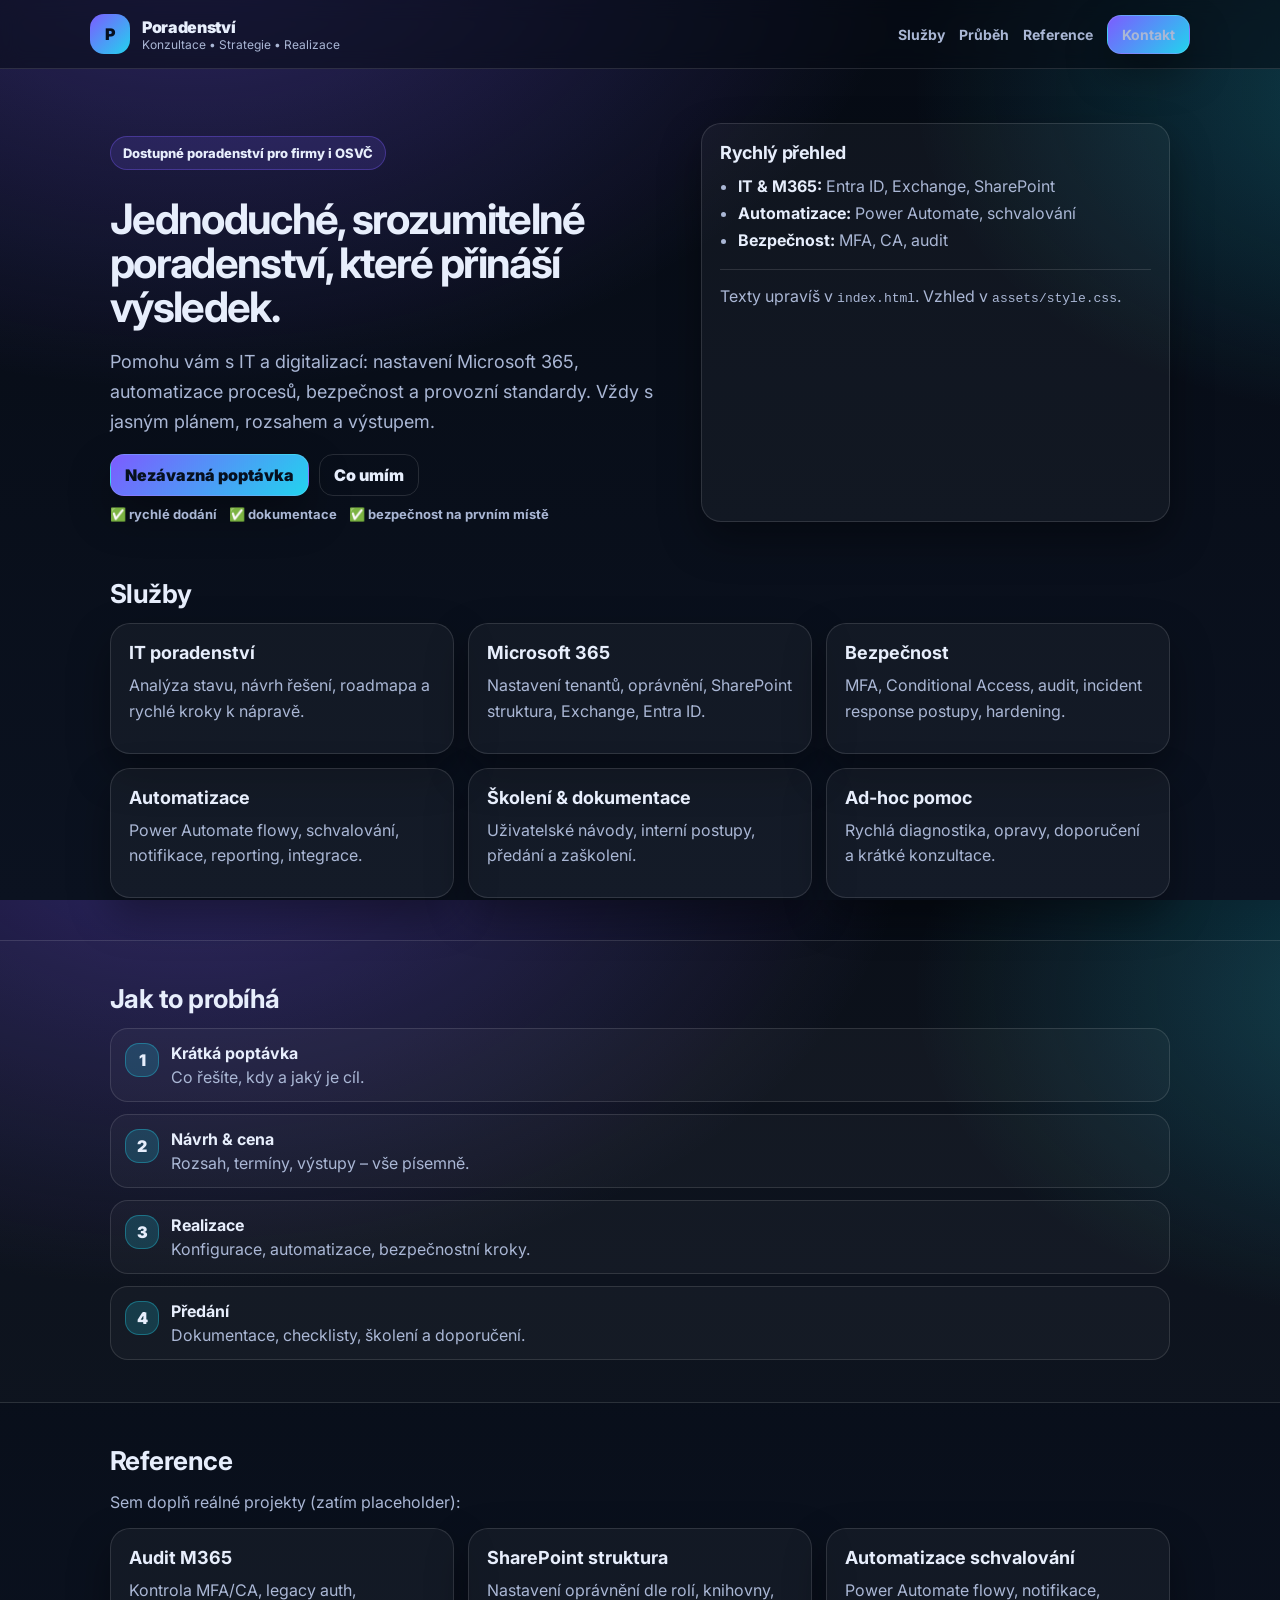
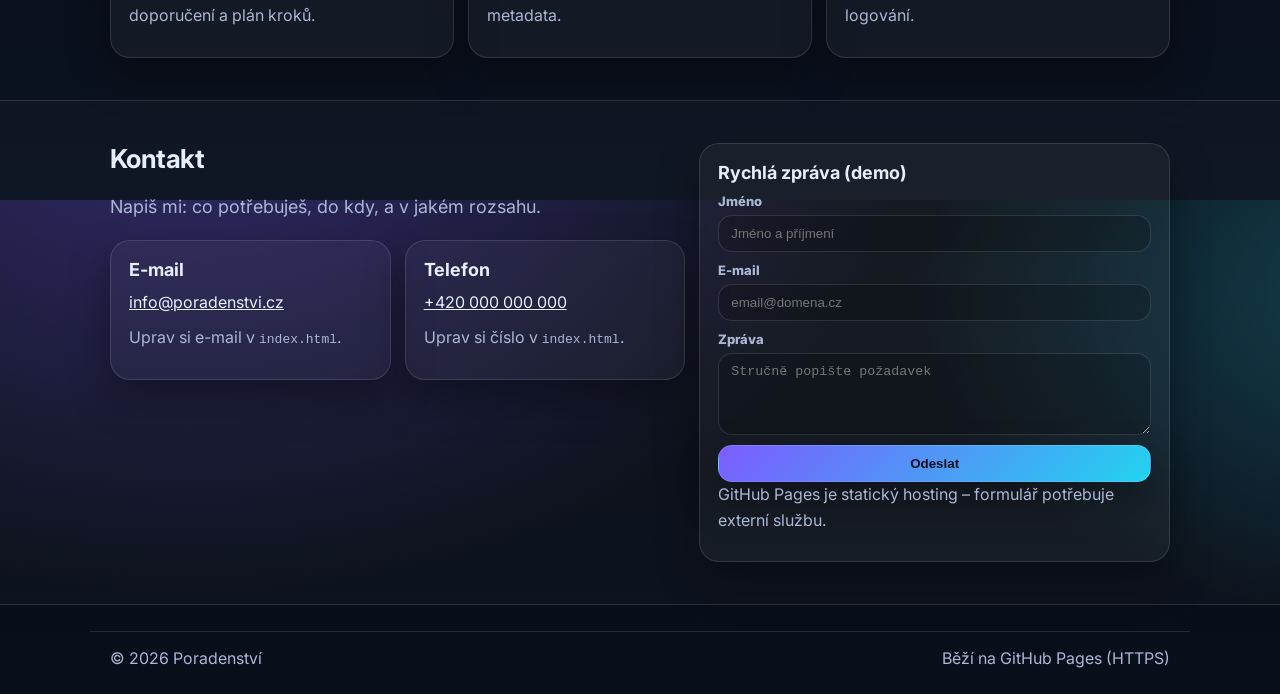
<file: index.html>
<!doctype html>
<html lang="cs">
<head>
  <meta charset="utf-8" />
  <meta name="viewport" content="width=device-width,initial-scale=1" />
  <title>Poradenství | Jednoduché profesionální stránky</title>
  <meta name="description" content="Poradenství a konzultace – IT, procesy, bezpečnost. Jednoduché profesionální stránky." />
  <link rel="preconnect" href="https://fonts.googleapis.com">
  <link rel="preconnect" href="https://fonts.gstatic.com" crossorigin>
  <link href="https://fonts.googleapis.com/css2?family=Inter:wght@400;600;700&display=swap" rel="stylesheet">
  <link rel="stylesheet" href="assets/style.css" />
</head>
<body>
  <header class="top">
    <div class="container nav">
      <div class="brand">
        <div class="logo">P</div>
        <div>
          <div class="name">Poradenství</div>
          <div class="tag">Konzultace • Strategie • Realizace</div>
        </div>
      </div>
      <nav class="links">
        <a href="#sluzby">Služby</a>
        <a href="#prubeh">Průběh</a>
        <a href="#reference">Reference</a>
        <a href="#kontakt" class="btn">Kontakt</a>
      </nav>
    </div>
  </header>

  <main>
    <section class="hero">
      <div class="container heroGrid">
        <div>
          <p class="pill">Dostupné poradenství pro firmy i OSVČ</p>
          <h1>Jednoduché, srozumitelné poradenství, které přináší výsledek.</h1>
          <p class="lead">
            Pomohu vám s IT a digitalizací: nastavení Microsoft 365, automatizace procesů, bezpečnost a provozní standardy.
            Vždy s jasným plánem, rozsahem a výstupem.
          </p>
          <div class="cta">
            <a class="btn" href="#kontakt">Nezávazná poptávka</a>
            <a class="btn ghost" href="#sluzby">Co umím</a>
          </div>
          <div class="facts">
            <span>✅ rychlé dodání</span>
            <span>✅ dokumentace</span>
            <span>✅ bezpečnost na prvním místě</span>
          </div>
        </div>
        <aside class="card">
          <h2>Rychlý přehled</h2>
          <ul>
            <li><strong>IT & M365:</strong> Entra ID, Exchange, SharePoint</li>
            <li><strong>Automatizace:</strong> Power Automate, schvalování</li>
            <li><strong>Bezpečnost:</strong> MFA, CA, audit</li>
          </ul>
          <div class="line"></div>
          <p class="muted">Texty upravíš v <code>index.html</code>. Vzhled v <code>assets/style.css</code>.</p>
        </aside>
      </div>
    </section>

    <section id="sluzby" class="section">
      <div class="container">
        <h2>Služby</h2>
        <div class="grid">
          <article class="card">
            <h3>IT poradenství</h3>
            <p>Analýza stavu, návrh řešení, roadmapa a rychlé kroky k nápravě.</p>
          </article>
          <article class="card">
            <h3>Microsoft 365</h3>
            <p>Nastavení tenantů, oprávnění, SharePoint struktura, Exchange, Entra ID.</p>
          </article>
          <article class="card">
            <h3>Bezpečnost</h3>
            <p>MFA, Conditional Access, audit, incident response postupy, hardening.</p>
          </article>
          <article class="card">
            <h3>Automatizace</h3>
            <p>Power Automate flowy, schvalování, notifikace, reporting, integrace.</p>
          </article>
          <article class="card">
            <h3>Školení & dokumentace</h3>
            <p>Uživatelské návody, interní postupy, předání a zaškolení.</p>
          </article>
          <article class="card">
            <h3>Ad‑hoc pomoc</h3>
            <p>Rychlá diagnostika, opravy, doporučení a krátké konzultace.</p>
          </article>
        </div>
      </div>
    </section>

    <section id="prubeh" class="section alt">
      <div class="container">
        <h2>Jak to probíhá</h2>
        <div class="steps">
          <div class="step"><span>1</span><div><h3>Krátká poptávka</h3><p>Co řešíte, kdy a jaký je cíl.</p></div></div>
          <div class="step"><span>2</span><div><h3>Návrh & cena</h3><p>Rozsah, termíny, výstupy – vše písemně.</p></div></div>
          <div class="step"><span>3</span><div><h3>Realizace</h3><p>Konfigurace, automatizace, bezpečnostní kroky.</p></div></div>
          <div class="step"><span>4</span><div><h3>Předání</h3><p>Dokumentace, checklisty, školení a doporučení.</p></div></div>
        </div>
      </div>
    </section>

    <section id="reference" class="section">
      <div class="container">
        <h2>Reference</h2>
        <p class="muted">Sem doplň reálné projekty (zatím placeholder):</p>
        <div class="grid">
          <article class="card"><h3>Audit M365</h3><p>Kontrola MFA/CA, legacy auth, doporučení a plán kroků.</p></article>
          <article class="card"><h3>SharePoint struktura</h3><p>Nastavení oprávnění dle rolí, knihovny, metadata.</p></article>
          <article class="card"><h3>Automatizace schvalování</h3><p>Power Automate flowy, notifikace, logování.</p></article>
        </div>
      </div>
    </section>

    <section id="kontakt" class="section alt">
      <div class="container contact">
        <div>
          <h2>Kontakt</h2>
          <p class="lead">Napiš mi: co potřebuješ, do kdy, a v jakém rozsahu.</p>
          <div class="contactCards">
            <div class="card">
              <h3>E-mail</h3>
              <p><a href="mailto:info@poradenstvi.cz">info@poradenstvi.cz</a></p>
              <p class="muted">Uprav si e-mail v <code>index.html</code>.</p>
            </div>
            <div class="card">
              <h3>Telefon</h3>
              <p><a href="tel:+420000000000">+420 000 000 000</a></p>
              <p class="muted">Uprav si číslo v <code>index.html</code>.</p>
            </div>
          </div>
        </div>
        <div class="card">
          <h3>Rychlá zpráva (demo)</h3>
          <form onsubmit="return false" class="form">
            <label>Jméno<input placeholder="Jméno a příjmení"/></label>
            <label>E-mail<input placeholder="email@domena.cz"/></label>
            <label>Zpráva<textarea rows="4" placeholder="Stručně popište požadavek"></textarea></label>
            <button class="btn" type="button" onclick="alert('Tento formulář je bez backendu. Pro GitHub Pages použij mailto nebo Formspree.');">Odeslat</button>
          </form>
          <p class="muted">GitHub Pages je statický hosting – formulář potřebuje externí službu.</p>
        </div>
      </div>
    </section>
  </main>

  <footer class="footer">
    <div class="container foot">
      <span>© <span id="y"></span> Poradenství</span>
      <span class="muted">Běží na GitHub Pages (HTTPS)</span>
    </div>
  </footer>

  <script src="assets/main.js"></script>
</body>
</html>
</file>
<file: assets/style.css>
:root{--bg:#0b1220;--card:#0f1a30;--text:#e7eefc;--muted:#aab7d5;--line:rgba(255,255,255,.12);--brand:#7c5cff;--brand2:#22d3ee;--radius:20px;--shadow:0 18px 40px rgba(0,0,0,.35)}
*{box-sizing:border-box}html,body{height:100%}
body{margin:0;font-family:Inter,system-ui,Segoe UI,Roboto,Arial,sans-serif;background:radial-gradient(1200px 800px at 15% -10%, rgba(124,92,255,.35), transparent 60%),radial-gradient(900px 600px at 110% 10%, rgba(34,211,238,.25), transparent 55%),linear-gradient(180deg,#060b14,var(--bg));color:var(--text)}
a{color:var(--text)}
.container{max-width:1100px;margin:0 auto;padding:0 20px}
.top{position:sticky;top:0;z-index:50;background:rgba(6,11,20,.55);backdrop-filter:blur(10px);border-bottom:1px solid var(--line)}
.nav{display:flex;align-items:center;justify-content:space-between;gap:16px;padding:14px 0}
.brand{display:flex;align-items:center;gap:12px}
.logo{width:40px;height:40px;border-radius:14px;display:grid;place-items:center;font-weight:900;background:linear-gradient(135deg,var(--brand),var(--brand2));color:#06101f}
.name{font-weight:900;letter-spacing:-.02em}.tag{font-size:12px;color:var(--muted)}
.links{display:flex;gap:14px;flex-wrap:wrap;align-items:center}
.links a{color:var(--muted);text-decoration:none;font-weight:700;font-size:14px}
.links a:hover{color:var(--text)}
.btn{display:inline-flex;align-items:center;justify-content:center;padding:10px 14px;border-radius:14px;border:1px solid var(--line);background:linear-gradient(135deg,var(--brand),var(--brand2));color:#06101f;font-weight:900;text-decoration:none;box-shadow:var(--shadow)}
.btn.ghost{background:transparent;color:var(--text);box-shadow:none}
.btn.ghost:hover{border-color:rgba(255,255,255,.25)}
.hero{padding:54px 0 14px}
.heroGrid{display:grid;grid-template-columns:1.1fr .9fr;gap:18px;align-items:stretch}
.pill{display:inline-block;padding:8px 12px;border-radius:999px;background:rgba(124,92,255,.15);border:1px solid rgba(124,92,255,.35);font-weight:800;font-size:13px}
h1{margin:14px 0 10px;font-size:42px;letter-spacing:-.04em;line-height:1.05}
.lead{font-size:18px;color:var(--muted);line-height:1.65}
.cta{display:flex;gap:10px;flex-wrap:wrap;margin:18px 0 10px}
.facts{display:flex;gap:12px;flex-wrap:wrap;color:var(--muted);font-weight:700;font-size:13px}
.section{padding:42px 0}
.section.alt{background:rgba(255,255,255,.02);border-top:1px solid var(--line);border-bottom:1px solid var(--line)}
h2{margin:0 0 14px;font-size:26px;letter-spacing:-.02em}
.grid{display:grid;grid-template-columns:repeat(3,1fr);gap:14px}
.card{background:rgba(255,255,255,.04);border:1px solid var(--line);border-radius:var(--radius);padding:18px;box-shadow:var(--shadow)}
.card h2{font-size:18px;margin:0 0 10px}
.card h3{margin:0 0 10px;font-size:18px}
.card p{margin:0 0 10px;color:var(--muted);line-height:1.6}
.card ul{margin:0;padding-left:18px;color:var(--muted);line-height:1.7}
.card strong{color:var(--text)}
.line{height:1px;background:var(--line);margin:14px 0}
.muted{color:var(--muted)}
.steps{display:grid;gap:12px}
.step{display:flex;gap:12px;align-items:flex-start;background:rgba(255,255,255,.03);border:1px solid var(--line);border-radius:18px;padding:14px}
.step span{width:34px;height:34px;border-radius:14px;display:grid;place-items:center;font-weight:900;background:rgba(34,211,238,.18);border:1px solid rgba(34,211,238,.35)}
.step h3{margin:0 0 4px;font-size:16px}
.step p{margin:0;color:var(--muted)}
.contact{display:grid;grid-template-columns:1.1fr .9fr;gap:14px;align-items:start}
.contactCards{display:grid;grid-template-columns:repeat(2,1fr);gap:14px;margin-top:14px}
.form{display:grid;gap:10px}
label{display:grid;gap:6px;color:var(--muted);font-weight:800;font-size:13px}
input,textarea{padding:10px 12px;border-radius:14px;border:1px solid var(--line);background:rgba(0,0,0,.18);color:var(--text);outline:none}
input:focus,textarea:focus{border-color:rgba(34,211,238,.7)}
.footer{padding:26px 0}
.foot{display:flex;justify-content:space-between;gap:10px;flex-wrap:wrap;border-top:1px solid var(--line);padding-top:16px;color:var(--muted)}
@media (max-width:920px){.heroGrid,.contact{grid-template-columns:1fr}h1{font-size:34px}.grid{grid-template-columns:1fr}.contactCards{grid-template-columns:1fr}}
</file>
